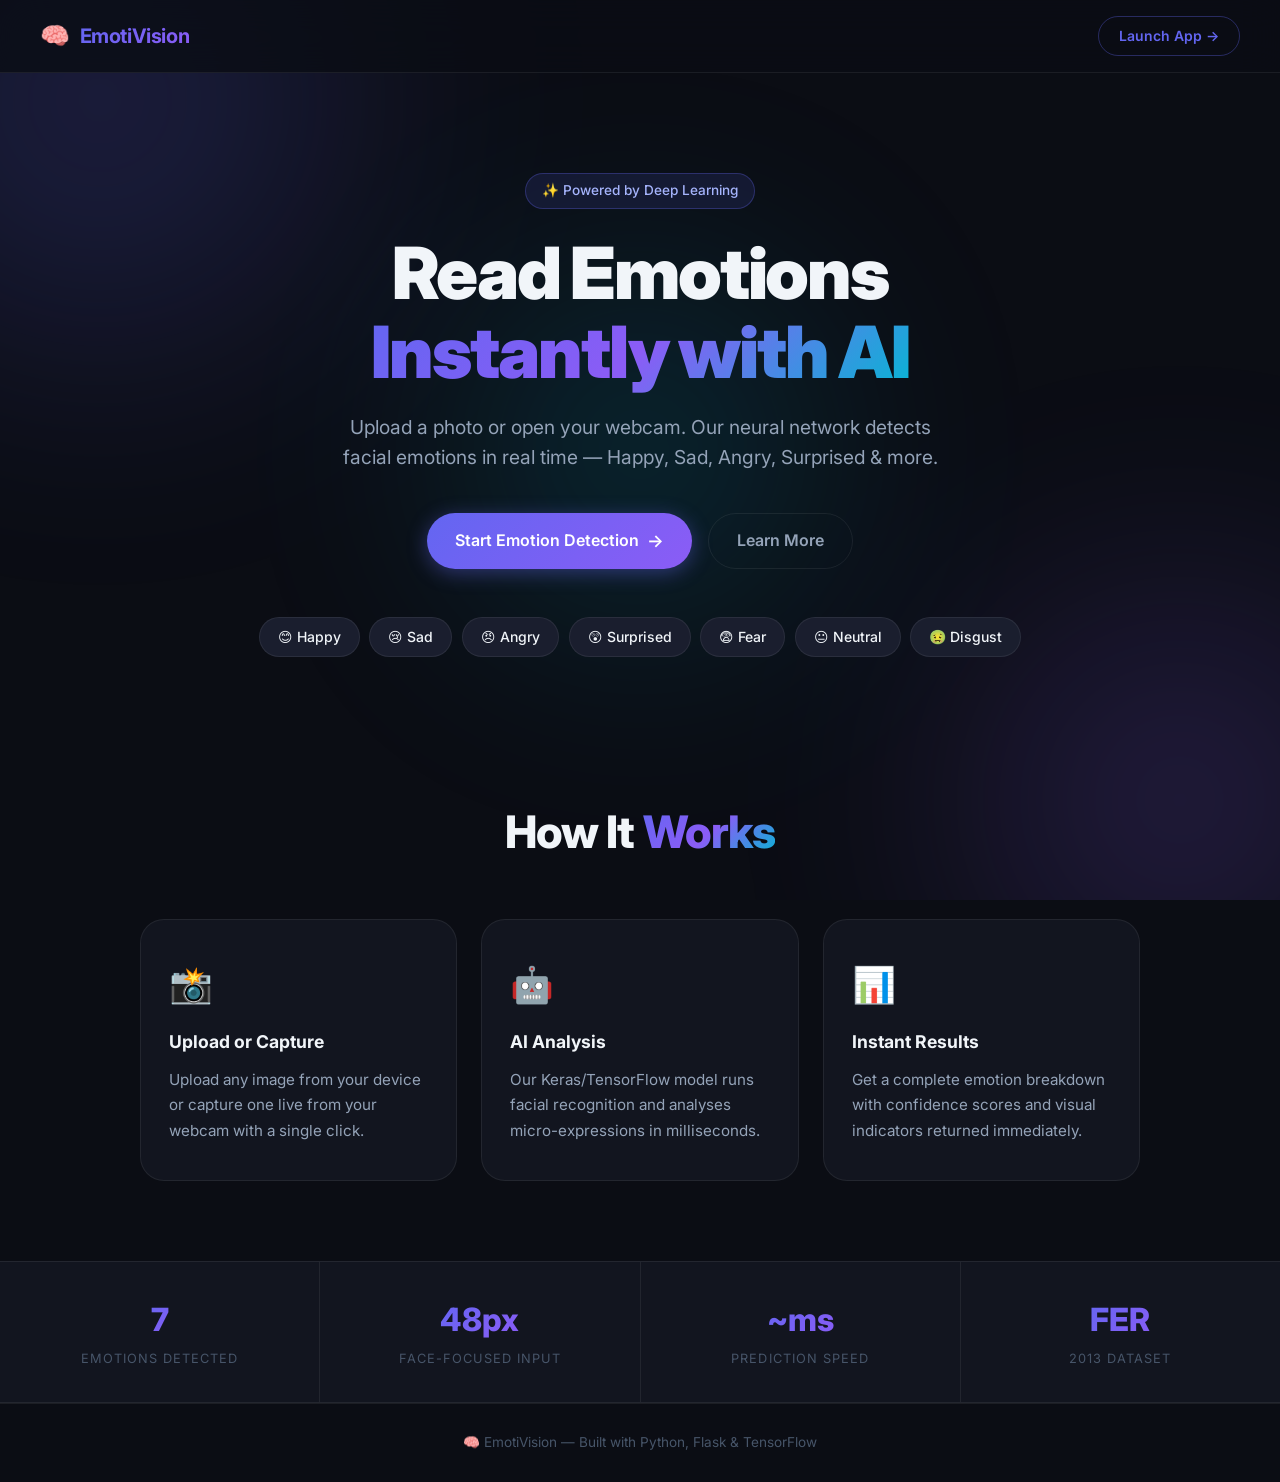
<file: frontend/index.html>
<!DOCTYPE html>
<html lang="en">
<head>
  <meta charset="UTF-8" />
  <meta name="viewport" content="width=device-width, initial-scale=1.0" />
  <meta name="description" content="Emotion Detection System – Detect facial emotions instantly using AI and your webcam or a photo." />
  <title>Emotion Detection System</title>
  <link rel="stylesheet" href="style.css" />
  <link rel="preconnect" href="https://fonts.googleapis.com" />
  <link rel="preconnect" href="https://fonts.gstatic.com" crossorigin />
  <link href="https://fonts.googleapis.com/css2?family=Inter:wght@300;400;500;600;700;800;900&display=swap" rel="stylesheet" />
</head>
<body class="home-page">

  <!-- ─── Background Orbs ─────────────────────────────────── -->
  <div class="bg-orbs" aria-hidden="true">
    <div class="orb orb-1"></div>
    <div class="orb orb-2"></div>
    <div class="orb orb-3"></div>
  </div>

  <!-- ─── Navigation ─────────────────────────────────────── -->
  <nav class="navbar">
    <div class="nav-brand">
      <span class="nav-icon">🧠</span>
      <span class="nav-title">EmotiVision</span>
    </div>
    <a href="detect.html" class="nav-cta">Launch App →</a>
  </nav>

  <!-- ─── Hero Section ───────────────────────────────────── -->
  <main class="hero">
    <div class="hero-badge">✨ Powered by Deep Learning</div>

    <h1 class="hero-title">
      Read Emotions<br />
      <span class="gradient-text">Instantly with AI</span>
    </h1>

    <p class="hero-subtitle">
      Upload a photo or open your webcam. Our neural network detects facial
      emotions in real time — Happy, Sad, Angry, Surprised &amp; more.
    </p>

    <div class="hero-actions">
      <a href="detect.html" class="btn btn-primary" id="start-btn">
        <span>Start Emotion Detection</span>
        <span class="btn-arrow">→</span>
      </a>
      <a href="#features" class="btn btn-ghost">Learn More</a>
    </div>

    <!-- Emotion pill previews -->
    <div class="emotion-pills" aria-label="Supported emotions">
      <span class="pill">😊 Happy</span>
      <span class="pill">😢 Sad</span>
      <span class="pill">😠 Angry</span>
      <span class="pill">😲 Surprised</span>
      <span class="pill">😨 Fear</span>
      <span class="pill">😐 Neutral</span>
      <span class="pill">🤢 Disgust</span>
    </div>
  </main>

  <!-- ─── Features Section ─────────────────────────────────── -->
  <section class="features" id="features">
    <h2 class="section-title">How It <span class="gradient-text">Works</span></h2>

    <div class="feature-grid">
      <div class="feature-card">
        <div class="feature-icon">📸</div>
        <h3>Upload or Capture</h3>
        <p>Upload any image from your device or capture one live from your webcam with a single click.</p>
      </div>
      <div class="feature-card">
        <div class="feature-icon">🤖</div>
        <h3>AI Analysis</h3>
        <p>Our Keras/TensorFlow model runs facial recognition and analyses micro-expressions in milliseconds.</p>
      </div>
      <div class="feature-card">
        <div class="feature-icon">📊</div>
        <h3>Instant Results</h3>
        <p>Get a complete emotion breakdown with confidence scores and visual indicators returned immediately.</p>
      </div>
    </div>
  </section>

  <!-- ─── Stats Section ─────────────────────────────────── -->
  <section class="stats-section">
    <div class="stat-item"><span class="stat-num">7</span><span class="stat-label">Emotions Detected</span></div>
    <div class="stat-item"><span class="stat-num">48px</span><span class="stat-label">Face-focused Input</span></div>
    <div class="stat-item"><span class="stat-num">~ms</span><span class="stat-label">Prediction Speed</span></div>
    <div class="stat-item"><span class="stat-num">FER</span><span class="stat-label">2013 Dataset</span></div>
  </section>

  <!-- ─── Footer ──────────────────────────────────────────── -->
  <footer class="footer">
    <span>🧠 EmotiVision &mdash; Built with Python, Flask &amp; TensorFlow</span>
  </footer>

  <script>
    // Animate pills on load
    document.querySelectorAll('.pill').forEach((p, i) => {
      p.style.animationDelay = `${i * 0.08}s`;
    });
  </script>
</body>
</html>
</file>
<file: frontend/style.css>
/* ═══════════════════════════════════════════════════════════════════
   EmotiVision – Global Stylesheet
   Dark-mode-first, modern glassmorphism design.
   ═══════════════════════════════════════════════════════════════════ */

/* ─── Design Tokens ─────────────────────────────────────────────── */
:root {
  --bg:          #0b0d14;
  --surface:     #12151f;
  --surface-2:   #1a1e2e;
  --border:      rgba(255,255,255,0.07);
  --border-glow: rgba(99,102,241,0.35);

  --accent:      #6366f1;
  --accent-2:    #8b5cf6;
  --accent-3:    #06b6d4;
  --success:     #10b981;
  --danger:      #f43f5e;
  --warning:     #f59e0b;

  --text-primary:   #f1f5f9;
  --text-secondary: #94a3b8;
  --text-muted:     #475569;

  --radius:    16px;
  --radius-sm: 10px;
  --radius-lg: 24px;

  --shadow: 0 8px 40px rgba(0,0,0,0.5);
  --shadow-glow: 0 0 40px rgba(99,102,241,0.2);

  --font: 'Inter', system-ui, -apple-system, sans-serif;
  --transition: 0.25s cubic-bezier(0.4,0,0.2,1);
}

/* ─── Reset & Base ──────────────────────────────────────────────── */
*, *::before, *::after { box-sizing: border-box; margin: 0; padding: 0; }

html { scroll-behavior: smooth; }

body {
  font-family: var(--font);
  background: var(--bg);
  color: var(--text-primary);
  min-height: 100vh;
  overflow-x: hidden;
  line-height: 1.6;
}

a { text-decoration: none; color: inherit; }
button { cursor: pointer; font-family: var(--font); border: none; }
img { max-width: 100%; display: block; }

/* ─── Background Orbs ───────────────────────────────────────────── */
.bg-orbs {
  position: fixed;
  inset: 0;
  pointer-events: none;
  z-index: 0;
  overflow: hidden;
}

.orb {
  position: absolute;
  border-radius: 50%;
  filter: blur(120px);
  opacity: 0.25;
  animation: orb-float 12s ease-in-out infinite alternate;
}

.orb-1 {
  width: 600px; height: 600px;
  background: radial-gradient(circle, #6366f1, transparent);
  top: -200px; left: -200px;
  animation-delay: 0s;
}
.orb-2 {
  width: 500px; height: 500px;
  background: radial-gradient(circle, #8b5cf6, transparent);
  bottom: -150px; right: -150px;
  animation-delay: -4s;
}
.orb-3 {
  width: 400px; height: 400px;
  background: radial-gradient(circle, #06b6d4, transparent);
  top: 50%; left: 50%;
  transform: translate(-50%, -50%);
  animation-delay: -8s;
}

@keyframes orb-float {
  from { transform: translate(0, 0) scale(1); }
  to   { transform: translate(30px, 20px) scale(1.05); }
}

/* ─── Navbar ────────────────────────────────────────────────────── */
.navbar {
  position: sticky;
  top: 0;
  z-index: 100;
  display: flex;
  align-items: center;
  justify-content: space-between;
  padding: 16px 40px;
  background: rgba(11,13,20,0.8);
  backdrop-filter: blur(20px);
  border-bottom: 1px solid var(--border);
}

.nav-brand {
  display: flex;
  align-items: center;
  gap: 10px;
  font-size: 1.25rem;
  font-weight: 700;
  letter-spacing: -0.02em;
}
.nav-icon { font-size: 1.5rem; }
.nav-title { background: linear-gradient(135deg,#6366f1,#8b5cf6); -webkit-background-clip: text; -webkit-text-fill-color: transparent; background-clip: text; }

.nav-cta, .nav-back {
  font-size: 0.875rem;
  font-weight: 600;
  padding: 8px 20px;
  border-radius: 999px;
  border: 1px solid var(--border-glow);
  color: var(--accent);
  transition: background var(--transition), color var(--transition);
}
.nav-cta:hover, .nav-back:hover {
  background: var(--accent);
  color: #fff;
}

/* ─── Gradient Text ─────────────────────────────────────────────── */
.gradient-text {
  background: linear-gradient(135deg, #6366f1 0%, #8b5cf6 50%, #06b6d4 100%);
  -webkit-background-clip: text;
  -webkit-text-fill-color: transparent;
  background-clip: text;
}

/* ─── Buttons ───────────────────────────────────────────────────── */
.btn {
  display: inline-flex;
  align-items: center;
  gap: 8px;
  padding: 14px 28px;
  border-radius: 999px;
  font-size: 1rem;
  font-weight: 600;
  transition: all var(--transition);
  white-space: nowrap;
}

.btn-primary {
  background: linear-gradient(135deg, var(--accent), var(--accent-2));
  color: #fff;
  box-shadow: 0 4px 20px rgba(99,102,241,0.4);
}
.btn-primary:hover {
  transform: translateY(-2px);
  box-shadow: 0 8px 30px rgba(99,102,241,0.6);
}
.btn-primary:disabled {
  opacity: 0.4;
  cursor: not-allowed;
  transform: none;
  box-shadow: none;
}

.btn-secondary {
  background: var(--surface-2);
  color: var(--text-primary);
  border: 1px solid var(--border);
}
.btn-secondary:hover { border-color: var(--accent); color: var(--accent); }

.btn-ghost {
  background: transparent;
  color: var(--text-secondary);
  border: 1px solid var(--border);
}
.btn-ghost:hover { border-color: var(--border-glow); color: var(--text-primary); }

.btn-sm { padding: 8px 18px; font-size: 0.875rem; }
.btn-arrow { font-size: 1.1rem; transition: transform var(--transition); }
.btn-primary:hover .btn-arrow { transform: translateX(4px); }

/* ════════════════════════════════════════════════════════════════════
   HOME PAGE STYLES
   ════════════════════════════════════════════════════════════════════ */

/* ─── Hero ──────────────────────────────────────────────────────── */
.hero {
  position: relative;
  z-index: 1;
  text-align: center;
  padding: 100px 24px 60px;
  max-width: 860px;
  margin: 0 auto;
}

.hero-badge {
  display: inline-block;
  padding: 6px 16px;
  border-radius: 999px;
  background: rgba(99,102,241,0.12);
  border: 1px solid rgba(99,102,241,0.3);
  font-size: 0.85rem;
  font-weight: 500;
  color: #a5b4fc;
  margin-bottom: 24px;
  animation: fade-up 0.5s ease both;
}

.hero-title {
  font-size: clamp(2.5rem, 6vw, 4.5rem);
  font-weight: 900;
  line-height: 1.1;
  letter-spacing: -0.03em;
  margin-bottom: 20px;
  animation: fade-up 0.6s ease 0.1s both;
}

.hero-subtitle {
  font-size: clamp(1rem, 2vw, 1.2rem);
  color: var(--text-secondary);
  max-width: 600px;
  margin: 0 auto 40px;
  animation: fade-up 0.6s ease 0.2s both;
}

.hero-actions {
  display: flex;
  gap: 16px;
  justify-content: center;
  flex-wrap: wrap;
  margin-bottom: 48px;
  animation: fade-up 0.6s ease 0.3s both;
}

/* Emotion Pills */
.emotion-pills {
  display: flex;
  flex-wrap: wrap;
  gap: 10px;
  justify-content: center;
  animation: fade-up 0.6s ease 0.4s both;
}

.pill {
  padding: 8px 18px;
  border-radius: 999px;
  background: var(--surface-2);
  border: 1px solid var(--border);
  font-size: 0.875rem;
  font-weight: 500;
  opacity: 0;
  animation: pill-in 0.4s ease forwards;
  transition: border-color var(--transition), transform var(--transition);
}
.pill:hover { border-color: var(--accent); transform: translateY(-2px); }

@keyframes pill-in {
  from { opacity: 0; transform: translateY(10px) scale(0.95); }
  to   { opacity: 1; transform: translateY(0) scale(1); }
}

/* ─── Features ──────────────────────────────────────────────────── */
.features {
  position: relative;
  z-index: 1;
  padding: 80px 24px;
  text-align: center;
}

.section-title {
  font-size: clamp(1.8rem, 4vw, 2.8rem);
  font-weight: 800;
  letter-spacing: -0.02em;
  margin-bottom: 50px;
}

.feature-grid {
  display: grid;
  grid-template-columns: repeat(auto-fit, minmax(260px, 1fr));
  gap: 24px;
  max-width: 1000px;
  margin: 0 auto;
}

.feature-card {
  background: var(--surface);
  border: 1px solid var(--border);
  border-radius: var(--radius-lg);
  padding: 36px 28px;
  text-align: left;
  transition: border-color var(--transition), transform var(--transition), box-shadow var(--transition);
}
.feature-card:hover {
  border-color: var(--border-glow);
  transform: translateY(-4px);
  box-shadow: var(--shadow-glow);
}

.feature-icon { font-size: 2.2rem; margin-bottom: 16px; }
.feature-card h3 { font-size: 1.1rem; font-weight: 700; margin-bottom: 10px; }
.feature-card p  { color: var(--text-secondary); font-size: 0.95rem; line-height: 1.7; }

/* ─── Stats ─────────────────────────────────────────────────────── */
.stats-section {
  position: relative;
  z-index: 1;
  display: flex;
  flex-wrap: wrap;
  justify-content: center;
  gap: 0;
  border-top: 1px solid var(--border);
  border-bottom: 1px solid var(--border);
  background: var(--surface);
}

.stat-item {
  display: flex;
  flex-direction: column;
  align-items: center;
  padding: 32px 48px;
  border-right: 1px solid var(--border);
  flex: 1;
  min-width: 140px;
}
.stat-item:last-child { border-right: none; }
.stat-num   { font-size: 2rem; font-weight: 800; background: linear-gradient(135deg,#6366f1,#8b5cf6); -webkit-background-clip: text; -webkit-text-fill-color: transparent; background-clip: text; }
.stat-label { font-size: 0.8rem; color: var(--text-muted); text-transform: uppercase; letter-spacing: 0.08em; margin-top: 4px; }

/* ─── Footer ────────────────────────────────────────────────────── */
.footer {
  position: relative;
  z-index: 1;
  text-align: center;
  padding: 28px;
  font-size: 0.85rem;
  color: var(--text-muted);
  border-top: 1px solid var(--border);
}

/* ════════════════════════════════════════════════════════════════════
   DETECT PAGE STYLES
   ════════════════════════════════════════════════════════════════════ */

.detect-container {
  position: relative;
  z-index: 1;
  max-width: 820px;
  margin: 0 auto;
  padding: 48px 24px 80px;
}

.detect-header { text-align: center; margin-bottom: 40px; }
.detect-title  { font-size: clamp(2rem, 5vw, 3rem); font-weight: 900; letter-spacing: -0.03em; margin-bottom: 10px; }
.detect-subtitle { color: var(--text-secondary); }

/* ─── Tabs ──────────────────────────────────────────────────────── */
.tab-group {
  display: flex;
  background: var(--surface);
  border: 1px solid var(--border);
  border-radius: 999px;
  padding: 4px;
  gap: 4px;
  margin-bottom: 32px;
  width: fit-content;
  margin-left: auto;
  margin-right: auto;
}

.tab {
  padding: 10px 28px;
  border-radius: 999px;
  font-size: 0.9rem;
  font-weight: 600;
  color: var(--text-secondary);
  background: transparent;
  transition: all var(--transition);
}
.tab.active {
  background: linear-gradient(135deg, var(--accent), var(--accent-2));
  color: #fff;
  box-shadow: 0 2px 12px rgba(99,102,241,0.4);
}
.tab:not(.active):hover { color: var(--text-primary); }

/* ─── Tab Panels ────────────────────────────────────────────────── */
.tab-panel { display: none; }
.tab-panel.active { display: block; animation: fade-up 0.3s ease both; }

/* ─── Upload Zone ───────────────────────────────────────────────── */
.upload-zone {
  border: 2px dashed var(--border);
  border-radius: var(--radius-lg);
  padding: 60px 32px;
  text-align: center;
  cursor: pointer;
  transition: border-color var(--transition), background var(--transition);
  background: var(--surface);
}
.upload-zone:hover, .upload-zone.drag-over {
  border-color: var(--accent);
  background: rgba(99,102,241,0.06);
}

.upload-icon { font-size: 3rem; margin-bottom: 16px; }
.upload-text { font-size: 1.05rem; font-weight: 600; margin-bottom: 6px; }
.upload-hint { font-size: 0.85rem; color: var(--text-muted); }

/* ─── Preview ───────────────────────────────────────────────────── */
.preview-wrap {
  display: flex;
  flex-direction: column;
  align-items: center;
  gap: 16px;
  margin-top: 24px;
}

.preview-img {
  max-height: 320px;
  border-radius: var(--radius);
  border: 1px solid var(--border);
  box-shadow: var(--shadow);
  object-fit: contain;
}

.btn-analyze {
  display: block;
  width: 100%;
  max-width: 320px;
  margin: 24px auto 0;
  justify-content: center;
}

/* ─── Webcam ────────────────────────────────────────────────────── */
.webcam-wrap {
  position: relative;
  border-radius: var(--radius-lg);
  overflow: hidden;
  background: var(--surface);
  border: 1px solid var(--border);
  min-height: 300px;
  display: flex;
  align-items: center;
  justify-content: center;
}

.webcam-video, .webcam-canvas {
  width: 100%;
  max-height: 400px;
  object-fit: cover;
  border-radius: var(--radius-lg);
  display: block;
}

.webcam-overlay {
  position: absolute;
  inset: 0;
  display: flex;
  align-items: center;
  justify-content: center;
  color: var(--text-muted);
  font-size: 1rem;
  font-weight: 500;
  pointer-events: none;
  transition: opacity var(--transition);
}
.webcam-overlay.hidden { opacity: 0; }

.webcam-controls {
  display: flex;
  gap: 12px;
  flex-wrap: wrap;
  justify-content: center;
  margin-top: 20px;
}

/* ─── Spinner ───────────────────────────────────────────────────── */
.spinner-wrap {
  display: flex;
  flex-direction: column;
  align-items: center;
  gap: 16px;
  padding: 48px 0;
}

.spinner {
  width: 52px;
  height: 52px;
  border-radius: 50%;
  border: 3px solid var(--surface-2);
  border-top-color: var(--accent);
  animation: spin 0.8s linear infinite;
}

@keyframes spin { to { transform: rotate(360deg); } }

.spinner-text {
  color: var(--text-secondary);
  font-weight: 500;
}

.dots::after {
  content: '';
  animation: dots 1.4s steps(4, end) infinite;
}
@keyframes dots {
  0%  { content: ''; }
  25% { content: '.'; }
  50% { content: '..'; }
  75% { content: '...'; }
}

/* ─── Error Box ─────────────────────────────────────────────────── */
.error-box {
  display: flex;
  align-items: center;
  gap: 16px;
  background: rgba(244,63,94,0.1);
  border: 1px solid rgba(244,63,94,0.3);
  border-radius: var(--radius);
  padding: 18px 24px;
  margin-top: 24px;
  animation: fade-up 0.3s ease both;
}
.error-icon { font-size: 1.4rem; flex-shrink: 0; }
.error-box p { flex: 1; color: #fda4af; font-weight: 500; font-size: 0.95rem; }

/* ─── Result Panel ──────────────────────────────────────────────── */
.result-panel {
  margin-top: 40px;
  animation: fade-up 0.5s ease both;
}

.result-heading {
  font-size: 1.5rem;
  font-weight: 800;
  text-align: center;
  margin-bottom: 28px;
}

.result-top {
  display: grid;
  grid-template-columns: 1fr 1fr;
  gap: 24px;
  align-items: start;
  margin-bottom: 32px;
}

.result-img-wrap {
  position: relative;
  border-radius: var(--radius);
  overflow: hidden;
}
.result-img {
  width: 100%;
  border-radius: var(--radius);
  border: 1px solid var(--border);
  box-shadow: var(--shadow);
  object-fit: cover;
}
.result-img-label {
  position: absolute;
  bottom: 10px;
  left: 50%;
  transform: translateX(-50%);
  background: rgba(0,0,0,0.7);
  color: #fff;
  font-size: 0.75rem;
  font-weight: 600;
  padding: 4px 12px;
  border-radius: 999px;
  white-space: nowrap;
}

.result-card {
  background: var(--surface);
  border: 1px solid var(--border);
  border-radius: var(--radius-lg);
  padding: 32px 24px;
  text-align: center;
  box-shadow: var(--shadow-glow);
}

.result-emoji {
  font-size: 4rem;
  margin-bottom: 12px;
  animation: emoji-bounce 0.5s cubic-bezier(0.34,1.56,0.64,1) both;
}
@keyframes emoji-bounce {
  from { transform: scale(0); opacity: 0; }
  to   { transform: scale(1); opacity: 1; }
}

.result-emotion {
  font-size: 2rem;
  font-weight: 900;
  letter-spacing: -0.02em;
  background: linear-gradient(135deg,#6366f1,#8b5cf6);
  -webkit-background-clip: text;
  -webkit-text-fill-color: transparent;
  background-clip: text;
  margin-bottom: 20px;
}

.confidence-row {
  display: flex;
  justify-content: space-between;
  margin-bottom: 8px;
  font-size: 0.875rem;
}
.confidence-label { color: var(--text-secondary); font-weight: 500; }
.confidence-value { font-weight: 700; color: var(--success); }

.confidence-bar-wrap {
  height: 8px;
  background: var(--surface-2);
  border-radius: 999px;
  overflow: hidden;
}
.confidence-bar {
  height: 100%;
  border-radius: 999px;
  background: linear-gradient(90deg, var(--success), #34d399);
  width: 0;
  transition: width 0.8s cubic-bezier(0.4,0,0.2,1);
}

/* ─── Breakdown Grid ────────────────────────────────────────────── */
.breakdown-section { margin-top: 8px; }
.breakdown-heading { font-size: 1rem; font-weight: 700; text-align: center; margin-bottom: 18px; color: var(--text-secondary); }

.breakdown-grid {
  display: grid;
  grid-template-columns: repeat(auto-fill, minmax(200px, 1fr));
  gap: 12px;
}

.breakdown-item {
  background: var(--surface);
  border: 1px solid var(--border);
  border-radius: var(--radius);
  padding: 14px 16px;
  animation: fade-up 0.4s ease both;
}

.breakdown-top {
  display: flex;
  justify-content: space-between;
  align-items: center;
  margin-bottom: 8px;
  font-size: 0.875rem;
  font-weight: 600;
}
.breakdown-score {
  color: var(--text-muted);
  font-size: 0.8rem;
}
.breakdown-bar-wrap {
  height: 5px;
  background: var(--surface-2);
  border-radius: 999px;
  overflow: hidden;
}
.breakdown-bar {
  height: 100%;
  border-radius: 999px;
  width: 0;
  transition: width 0.8s cubic-bezier(0.4,0,0.2,1);
}

.reset-btn { display: block; margin: 28px auto 0; }

/* ─── Keyframe Animations ───────────────────────────────────────── */
@keyframes fade-up {
  from { opacity: 0; transform: translateY(18px); }
  to   { opacity: 1; transform: translateY(0); }
}

/* ─── Responsive ────────────────────────────────────────────────── */
@media (max-width: 640px) {
  .navbar { padding: 14px 20px; }
  .nav-title { display: none; }

  .result-top { grid-template-columns: 1fr; }

  .stat-item { padding: 20px 24px; border-right: none; border-bottom: 1px solid var(--border); }
  .stat-item:last-child { border-bottom: none; }

  .webcam-controls { flex-direction: column; align-items: stretch; }
  .webcam-controls .btn { justify-content: center; }
}
</file>
